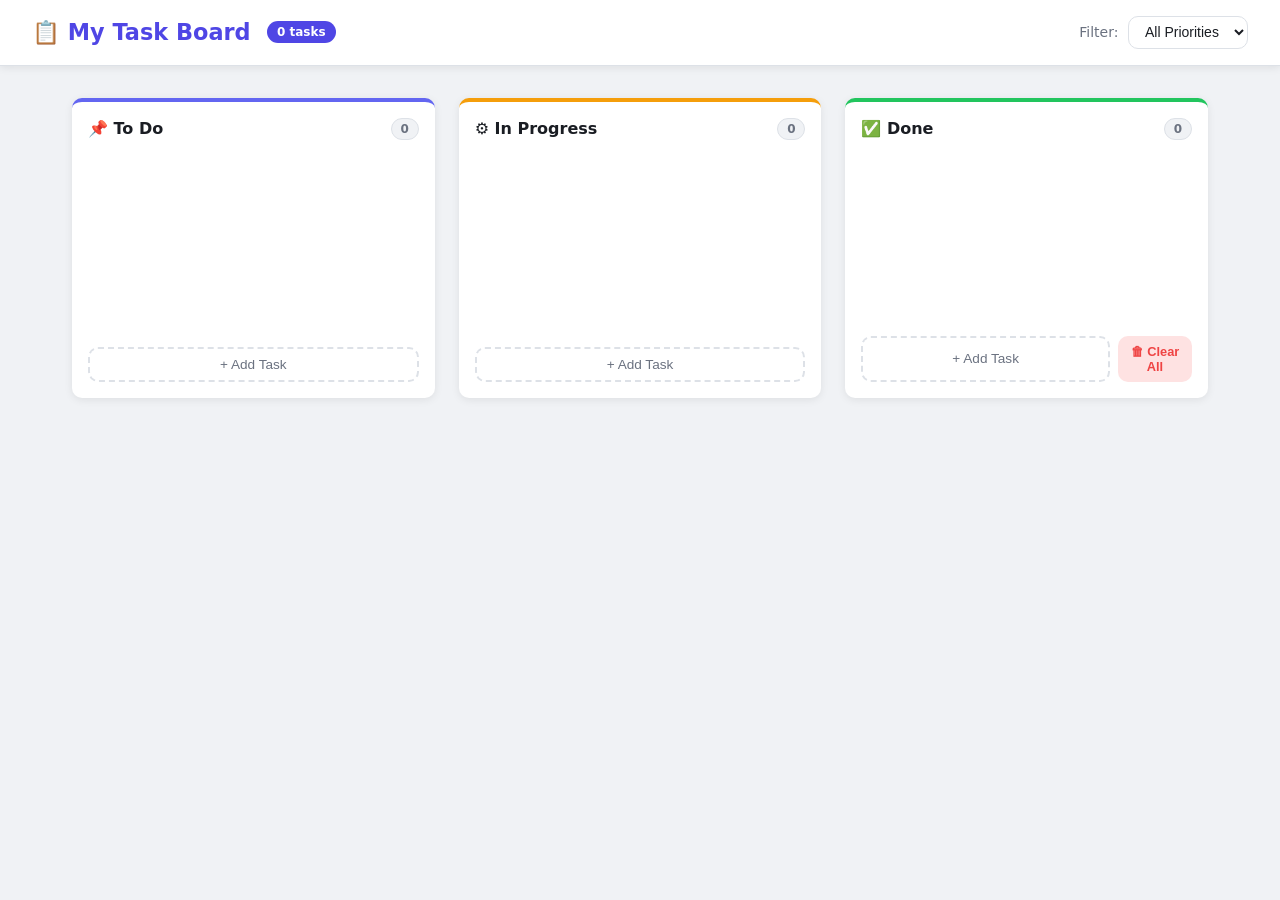
<file: Lab Task 2/index.html>
<!DOCTYPE html>
<html lang="en">

<head>
    <meta charset="UTF-8">
    <meta name="viewport" content="width=device-width, initial-scale=1.0">
    <title>My Task Board</title>
    <link rel="stylesheet" href="style.css">
</head>

<body>
    <header class="app-header">
        <div class="header-left">
            <h1 class="app-title">📋 My Task Board</h1>
            <span id="task-counter" class="task-counter">0 tasks</span>
        </div>
        <div class="header-right">
            <label for="priority-filter" class="filter-label">Filter:</label>
            <select id="priority-filter" class="filter-select">
                <option value="all">All Priorities</option>
                <option value="high">🔴 High</option>
                <option value="medium">🟡 Medium</option>
                <option value="low">🟢 Low</option>
            </select>
        </div>
    </header>

    <main class="board">
        <section class="column" id="todo">
            <div class="column-header">
                <h2 class="column-title">📌 To Do</h2>
                <span class="column-count" id="todo-count">0</span>
            </div>
            <ul class="task-list" id="todo-list"></ul>
            <button class="btn-add" data-col="todo">+ Add Task</button>
        </section>

        <section class="column" id="inprogress">
            <div class="column-header">
                <h2 class="column-title">⚙️ In Progress</h2>
                <span class="column-count" id="inprogress-count">0</span>
            </div>
            <ul class="task-list" id="inprogress-list"></ul>
            <button class="btn-add" data-col="inprogress">+ Add Task</button>
        </section>

        <section class="column" id="done">
            <div class="column-header">
                <h2 class="column-title">✅ Done</h2>
                <span class="column-count" id="done-count">0</span>
            </div>
            <ul class="task-list" id="done-list"></ul>
            <div class="column-footer">
                <button class="btn-add" data-col="done">+ Add Task</button>
                <button class="btn-clear" id="clear-done">🗑 Clear All</button>
            </div>
        </section>
    </main>

    <div class="modal-overlay hidden" id="modal-overlay">
        <div class="modal" id="task-modal">
            <h2 class="modal-heading" id="modal-heading">Add Task</h2>

            <label class="modal-label">Title <span class="required">*</span></label>
            <input class="modal-input" type="text" id="input-title" placeholder="Task title...">

            <label class="modal-label">Description</label>
            <textarea class="modal-input modal-textarea" id="input-desc" placeholder="Optional details..."
                rows="3"></textarea>

            <label class="modal-label">Priority</label>
            <select class="modal-input" id="input-priority">
                <option value="high">🔴 High</option>
                <option value="medium" selected>🟡 Medium</option>
                <option value="low">🟢 Low</option>
            </select>

            <label class="modal-label">Due Date</label>
            <input class="modal-input" type="date" id="input-due">

            <div class="modal-actions">
                <button class="btn-save" id="btn-save">Save</button>
                <button class="btn-cancel" id="btn-cancel">Cancel</button>
            </div>
        </div>
    </div>

    <script src="taskmanger.js"></script>
</body>

</html>
</file>
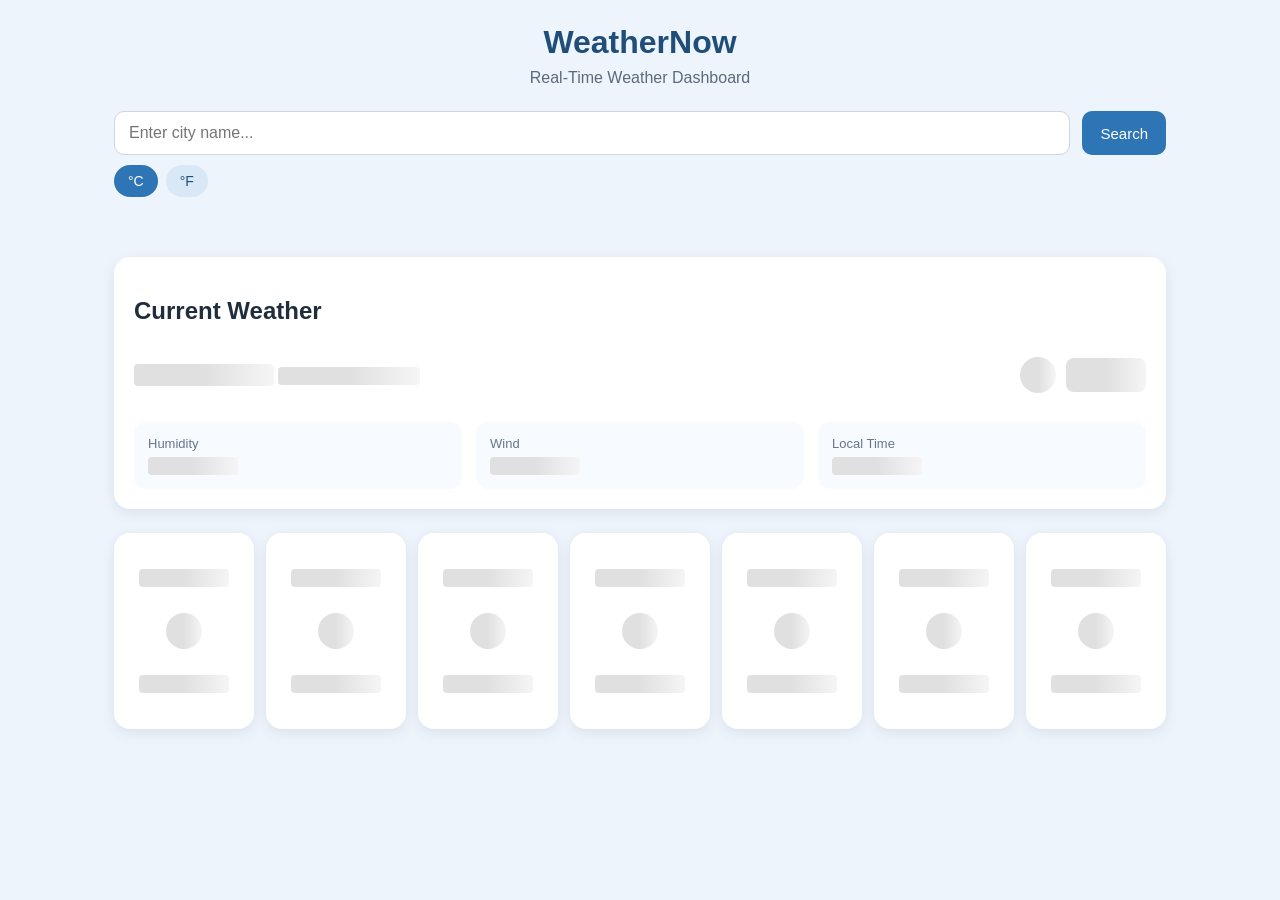
<file: Lab Task 3/index.html>
<!DOCTYPE html>
<html lang="en">

<head>
  <meta charset="UTF-8" />
  <meta name="viewport" content="width=device-width, initial-scale=1.0" />
  <title>WeatherNow</title>
  <link rel="stylesheet" href="style.css" />
  <script src="https://code.jquery.com/jquery-3.7.1.min.js"></script>
</head>

<body>
  <div class="container">
    <header class="header">
      <h1>WeatherNow</h1>
      <p class="subtitle">Real-Time Weather Dashboard</p>
    </header>

    <section class="search-section">
      <div class="search-box">
        <input type="text" id="cityInput" placeholder="Enter city name..." autocomplete="off" />
        <button id="searchBtn">Search</button>
      </div>

      <div class="unit-toggle">
        <button id="celsiusBtn" class="unit-btn active-unit">°C</button>
        <button id="fahrenheitBtn" class="unit-btn">°F</button>
      </div>

      <p id="validationMessage" class="message warning"></p>
      <div id="recentSearches" class="recent-searches"></div>
    </section>

    <section id="errorBanner" class="error-banner hidden">
      <span id="errorText">Something went wrong.</span>
      <button id="retryBtn">Retry</button>
    </section>

    <section class="current-weather card">
      <h2>Current Weather</h2>

      <div class="current-main">
        <div>
          <h3 id="cityName" class="skeleton skeleton-text">City Name</h3>
          <p id="weatherDescription" class="skeleton skeleton-text short">Weather description</p>
        </div>
        <div class="temp-block">
          <span id="weatherIcon" class="skeleton skeleton-icon">☀️</span>
          <span id="temperature" class="skeleton skeleton-temp">--°C</span>
        </div>
      </div>

      <div class="details-grid">
        <div class="detail-item">
          <span class="label">Humidity</span>
          <span id="humidity" class="skeleton skeleton-text short">--%</span>
        </div>
        <div class="detail-item">
          <span class="label">Wind</span>
          <span id="windSpeed" class="skeleton skeleton-text short">-- km/h</span>
        </div>
        <div class="detail-item">
          <span class="label">Local Time</span>
          <span id="localTime" class="skeleton skeleton-text short">--:--</span>
        </div>
      </div>
    </section>

    <div id="forecastRow" class="forecast-row">
      <div class="forecast-card card">
        <p class="forecast-day skeleton skeleton-text short">Day</p>
        <p class="forecast-icon skeleton skeleton-icon">⛅</p>
        <p class="forecast-temp skeleton skeleton-text short">--° / --°</p>
      </div>

      <div class="forecast-card card">
        <p class="forecast-day skeleton skeleton-text short">Day</p>
        <p class="forecast-icon skeleton skeleton-icon">⛅</p>
        <p class="forecast-temp skeleton skeleton-text short">--° / --°</p>
      </div>

      <div class="forecast-card card">
        <p class="forecast-day skeleton skeleton-text short">Day</p>
        <p class="forecast-icon skeleton skeleton-icon">⛅</p>
        <p class="forecast-temp skeleton skeleton-text short">--° / --°</p>
      </div>

      <div class="forecast-card card">
        <p class="forecast-day skeleton skeleton-text short">Day</p>
        <p class="forecast-icon skeleton skeleton-icon">⛅</p>
        <p class="forecast-temp skeleton skeleton-text short">--° / --°</p>
      </div>

      <div class="forecast-card card">
        <p class="forecast-day skeleton skeleton-text short">Day</p>
        <p class="forecast-icon skeleton skeleton-icon">⛅</p>
        <p class="forecast-temp skeleton skeleton-text short">--° / --°</p>
      </div>

      <div class="forecast-card card">
        <p class="forecast-day skeleton skeleton-text short">Day</p>
        <p class="forecast-icon skeleton skeleton-icon">⛅</p>
        <p class="forecast-temp skeleton skeleton-text short">--° / --°</p>
      </div>

      <div class="forecast-card card">
        <p class="forecast-day skeleton skeleton-text short">Day</p>
        <p class="forecast-icon skeleton skeleton-icon">⛅</p>
        <p class="forecast-temp skeleton skeleton-text short">--° / --°</p>
      </div>
    </div>
  </div>

  <script src="app.js"></script>
</body>

</html>
</file>
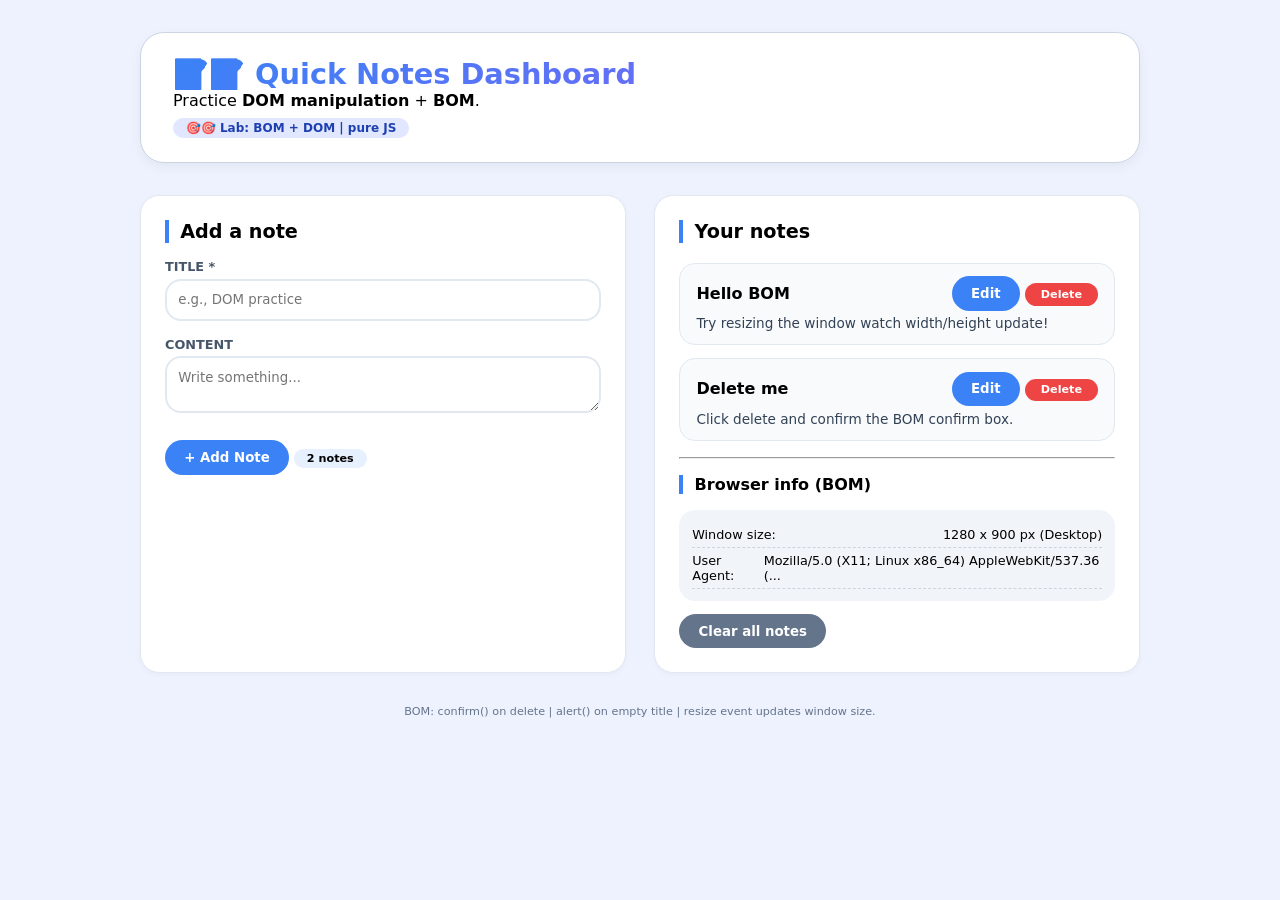
<file: Lab2/index.html>
<!DOCTYPE html>
<html lang="en">

<head>
    <meta charset="UTF-8">
    <meta name="viewport" content="width=device-width, initial-scale=1.0">
    <title>Quick Notes Dashboard</title>
    <style>
        * {
            margin: 0;
            padding: 0;
            box-sizing: border-box;
        }

        body {
            font-family: system-ui, "Segoe UI", sans-serif;
            background: #eef2ff;
            padding: 2rem 1.5rem;
        }

        .container {
            max-width: 1000px;
            margin: 0 auto;
        }

        header {
            background: white;
            border-radius: 1.5rem;
            padding: 1.5rem 2rem;
            margin-bottom: 2rem;
            box-shadow: 0 4px 12px rgba(0, 0, 0, 0.05);
            border: 1px solid #cbd5e1;
        }

        header h1 {
            font-size: 1.8rem;
            background: linear-gradient(135deg, #3b82f6, #8b5cf6);
            -webkit-background-clip: text;
            background-clip: text;
            color: transparent;
        }

        .badge {
            background: #e0e7ff;
            color: #1e40af;
            padding: 0.2rem 0.8rem;
            border-radius: 20px;
            font-size: 0.75rem;
            font-weight: 600;
            display: inline-block;
            margin-top: 0.5rem;
        }

        .grid {
            display: grid;
            grid-template-columns: 1fr 1fr;
            gap: 1.8rem;
        }

        @media (max-width: 700px) {
            .grid {
                grid-template-columns: 1fr;
            }
        }

        .card {
            background: white;
            border-radius: 1.2rem;
            padding: 1.5rem;
            border: 1px solid #e2e8f0;
            box-shadow: 0 2px 6px rgba(0, 0, 0, 0.03);
        }

        .card h2 {
            font-size: 1.2rem;
            margin-bottom: 1rem;
            border-left: 4px solid #3b82f6;
            padding-left: 0.7rem;
        }

        .form-group {
            margin-bottom: 1rem;
        }

        label {
            font-weight: 600;
            font-size: 0.8rem;
            text-transform: uppercase;
            color: #475569;
            display: block;
            margin-bottom: 0.3rem;
        }

        input,
        textarea {
            width: 100%;
            padding: 0.7rem;
            border: 2px solid #e2e8f0;
            border-radius: 1rem;
            font-family: inherit;
            outline: none;
        }

        input:focus,
        textarea:focus {
            border-color: #3b82f6;
        }

        button {
            background: #3b82f6;
            border: none;
            color: white;
            font-weight: 600;
            padding: 0.6rem 1.2rem;
            border-radius: 2rem;
            cursor: pointer;
            font-family: inherit;
            transition: 0.1s;
        }

        button:hover {
            background: #2563eb;
        }

        .counter {
            background: #e6f0ff;
            display: inline-block;
            padding: 0.2rem 0.8rem;
            border-radius: 20px;
            font-size: 0.7rem;
            font-weight: 700;
            margin-top: 1rem;
        }

        .notes-list {
            margin-top: 1.2rem;
            max-height: 380px;
            overflow-y: auto;
            display: flex;
            flex-direction: column;
            gap: 0.8rem;
        }

        .note-item {
            background: #f8fafc;
            border: 1px solid #e2e8f0;
            border-radius: 1rem;
            padding: 0.8rem 1rem;
        }

        .note-title {
            font-weight: 800;
            display: flex;
            justify-content: space-between;
            align-items: center;
            margin-bottom: 0.3rem;
        }

        .note-content {
            font-size: 0.85rem;
            color: #334155;
        }

        .info-panel {
            background: #f1f5f9;
            border-radius: 1rem;
            padding: 0.8rem;
            margin-top: 1rem;
        }

        .info-row {
            display: flex;
            justify-content: space-between;
            font-size: 0.8rem;
            padding: 0.3rem 0;
            border-bottom: 1px dashed #cbd5e1;
        }

        .delete-note {
            background: #ef4444;
            padding: 0.3rem 1rem;
            font-size: 0.7rem;
            border-radius: 1rem;
        }

        hr {
            margin: 1rem 0;
        }

        footer {
            text-align: center;
            margin-top: 2rem;
            font-size: 0.7rem;
            color: #64748b;
        }
    </style>
</head>

<body>
    <div class="container">

        <header>
            <h1>📝📝 Quick Notes Dashboard</h1>
            <p>Practice <strong>DOM manipulation</strong> + <strong>BOM</strong>.</p>
            <div class="badge">🎯🎯 Lab: BOM + DOM | pure JS</div>
        </header>

        <div class="grid">
            <div class="card" id="left-panel">

                <h2>Add a note</h2>
                <div class="form-group">
                    <label>Title *</label>
                    <input type="text" id="noteTitle" placeholder="e.g., DOM practice">
                </div>
                <div class="form-group">
                    <label>Content</label>
                    <textarea id="noteContent" rows="2" placeholder="Write something..."></textarea>
                </div>
                <button id="addNoteBtn">+ Add Note</button>
                <div class="counter" id="noteCounter">0 notes</div>
            </div>
            <div class="card" id="right-panel">
                <h2>Your notes</h2>
                <div id="notesContainer" class="notes-list">
                    <div style="color:#94a3b8;text-align:center;">No notes yet. Create one!</div>
                </div>
                <hr>
                <h2 style="font-size:1rem;">Browser info (BOM)</h2>
                <div class="info-panel" id="bomPanel">
                    <div class="info-row">
                        <span>Window size:</span>
                        <span id="windowSize">-- x --</span>
                    </div>
                    <div class="info-row">
                        <span>User Agent:</span>
                        <span id="userAgent">--</span>
                    </div>
                </div>
                <button id="clearAllBtn" style="background:#64748b;margin-top:0.8rem;">Clear all notes</button>
            </div>
        </div>

    </div>
    <footer>
        BOM: confirm() on delete | alert() on empty title | resize event updates window size.
    </footer>
    <script>
        // State
        let notes = [];
        let nextId = 1;

        // DOM REFERENCES
        const notesContainer = document.getElementById("notesContainer");
        const titleInput = document.getElementById("noteTitle");
        const contentInput = document.getElementById("noteContent");
        const addBtn = document.getElementById("addNoteBtn");
        const clearAllBtn = document.getElementById("clearAllBtn");
        const noteCounterSpan = document.getElementById("noteCounter");
        const windowSizeSpan = document.getElementById("windowSize");
        const userAgentSpan = document.getElementById("userAgent");

        function updateCounter() {
            const count = notes.length;
            noteCounterSpan.textContent = count === 1 ? "1 note" : `${count} notes`;
        }

        function renderNotes() {
            // Clear container safely
            while (notesContainer.firstChild) {
                notesContainer.removeChild(notesContainer.firstChild);
            }

            // Empty-state message
            if (notes.length === 0) {
                const emptyMsg = document.createElement("div");
                emptyMsg.textContent = "No notes yet. Add your first note!";
                emptyMsg.style.color = "#94a3b8";
                emptyMsg.style.textAlign = "center";
                emptyMsg.style.padding = "1rem";
                notesContainer.appendChild(emptyMsg);
                updateCounter();
                return;
            }

            notes.forEach(note => {
                const noteDiv = document.createElement("div");
                noteDiv.classList.add("note-item");
                noteDiv.setAttribute("data-id", note.id);

                const titleDiv = document.createElement("div");
                titleDiv.classList.add("note-title");

                const titleSpan = document.createElement("span");
                titleSpan.textContent = note.title;

                // Edit Button
                const editBtn = document.createElement("button");
                editBtn.textContent = "Edit";
                editBtn.setAttribute("data-action", "edit");
                editBtn.setAttribute("data-id", note.id);
                editBtn.style.marginRight = "5px";

                // Delete Button
                const deleteBtn = document.createElement("button");
                deleteBtn.textContent = "Delete";
                deleteBtn.classList.add("delete-note");
                deleteBtn.setAttribute("data-action", "delete");
                deleteBtn.setAttribute("data-id", note.id);

                // Container for buttons to keep them together on the right
                const btnContainer = document.createElement("div");
                btnContainer.appendChild(editBtn);
                btnContainer.appendChild(deleteBtn);

                titleDiv.appendChild(titleSpan);
                titleDiv.appendChild(btnContainer);

                const contentP = document.createElement("p");
                contentP.classList.add("note-content");
                contentP.textContent = note.content || "(no additional content)";

                noteDiv.appendChild(titleDiv);
                noteDiv.appendChild(contentP);
                notesContainer.appendChild(noteDiv);
            });
            updateCounter();
        }

        function addNote() {
            const title = titleInput.value.trim();
            if (title === "") {
                alert("❌ Title cannot be empty!");
                titleInput.focus();
                return;
            }
            const content = contentInput.value.trim();
            notes.push({ id: nextId++, title, content });
            renderNotes();

            titleInput.value = "";
            contentInput.value = "";
            titleInput.focus();
        }

        function deleteNoteById(id) {
            const ok = confirm("Are you sure you want to delete this note?");
            if (!ok) return;

            const index = notes.findIndex(n => n.id === id);
            if (index !== -1) {
                notes.splice(index, 1);
                renderNotes();
            }
        }

        function clearAllNotes() {
            if (notes.length === 0) {
                alert("No notes to clear.");
                return;
            }
            const ok = confirm(`Delete ALL ${notes.length} notes? Cannot be undone.`);
            if (ok) {
                notes = [];
                nextId = 1;
                renderNotes();
                alert("All notes have been cleared.");
            }
        }

        // Event Listeners for Add and Clear buttons
        addBtn.addEventListener("click", addNote);
        clearAllBtn.addEventListener("click", clearAllNotes);

        // Event Delegation for Delete and Edit buttons
        notesContainer.addEventListener("click", (e) => {
            const deleteBtn = e.target.closest('[data-action="delete"]');
            if (deleteBtn) {
                const id = parseInt(deleteBtn.getAttribute("data-id"), 10);
                deleteNoteById(id);
            }

            const editBtn = e.target.closest('[data-action="edit"]');
            if (editBtn) {
                const id = parseInt(editBtn.getAttribute("data-id"), 10);
                const found = notes.find(n => n.id === id);
                if (found) {
                    const newTitle = prompt("New title:", found.title);
                    if (newTitle !== null && newTitle.trim() !== "") {
                        found.title = newTitle.trim();
                        renderNotes();
                    }
                }
            }
        });

        // BOM Features
        function updateWindowSize() {
            const w = window.innerWidth;
            const h = window.innerHeight;
            let category;

            if (w < 480) category = "Mobile";
            else if (w < 1024) category = "Tablet";
            else category = "Desktop";

            windowSizeSpan.textContent = `${w} x ${h} px (${category})`;
        }

        window.addEventListener("resize", updateWindowSize);

        function showUserAgent() {
            let agent = navigator.userAgent;
            if (agent.length > 55) agent = agent.slice(0, 52) + "...";
            userAgentSpan.textContent = agent;
        }

        function addSampleNotes() {
            if (notes.length === 0) {
                notes.push(
                    { id: nextId++, title: "Hello BOM", content: "Try resizing the window watch width/height update!" },
                    { id: nextId++, title: "Delete me", content: "Click delete and confirm the BOM confirm box." }
                );
                renderNotes();
            }
        }

        // Initialisation
        function init() {
            addSampleNotes();
            updateWindowSize();
            showUserAgent();

            // Bonus: Add keyboard shortcut (Enter to add)
            titleInput.addEventListener("keydown", (e) => {
                if (e.key === "Enter") {
                    addNote();
                }
            });
        }

        init(); 
    </script>
</body>

</html>
</file>
<file: Lab Task 2/style.css>
/* 
   KANBAN TASK BOARD — style.css
   Sections:
   1. Reset & CSS Variables
   2. Layout — Header & Board
   3. Column styles
   4. Task Card styles
   5. Priority badges
   6. Modal styles
   7. Buttons
   8. Utility classes (hidden, is-hidden, fade-out)
 */

/*  1. Reset & CSS Variables  */
*,
*::before,
*::after {
    box-sizing: border-box;
    margin: 0;
    padding: 0;
}

:root {
    --color-bg: #f0f2f5;
    --color-surface: #ffffff;
    --color-border: #dde1e7;
    --color-text: #1a1d23;
    --color-muted: #6b7280;
    --color-accent: #4f46e5;
    --color-accent-hover: #4338ca;

    /* Priority colours */
    --color-high: #ef4444;
    --color-medium: #f59e0b;
    --color-low: #22c55e;

    /* Column accent colours */
    --col-todo: #6366f1;
    --col-inprogress: #f59e0b;
    --col-done: #22c55e;

    --radius: 10px;
    --shadow: 0 2px 8px rgba(0, 0, 0, .08);
    --transition: .2s ease;
}

body {
    font-family: 'Segoe UI', system-ui, sans-serif;
    background: var(--color-bg);
    color: var(--color-text);
    min-height: 100vh;
}

/* ─── 2. Header ─────────────────────────────── */
.app-header {
    background: var(--color-surface);
    border-bottom: 1px solid var(--color-border);
    padding: 1rem 2rem;
    display: flex;
    align-items: center;
    justify-content: space-between;
    position: sticky;
    top: 0;
    z-index: 100;
    box-shadow: var(--shadow);
}

.header-left {
    display: flex;
    align-items: center;
    gap: 1rem;
}

.app-title {
    font-size: 1.4rem;
    font-weight: 700;
    color: var(--color-accent);
}

/* Total task counter badge */
.task-counter {
    background: var(--color-accent);
    color: #fff;
    font-size: .75rem;
    font-weight: 600;
    padding: .25rem .65rem;
    border-radius: 999px;
}

.header-right {
    display: flex;
    align-items: center;
    gap: .6rem;
}

.filter-label {
    font-size: .875rem;
    color: var(--color-muted);
    font-weight: 500;
}

.filter-select {
    padding: .4rem .75rem;
    border: 1px solid var(--color-border);
    border-radius: var(--radius);
    font-size: .875rem;
    cursor: pointer;
    background: var(--color-surface);
    color: var(--color-text);
}

/* ─── 3. Board & Column layout ──────────────── */
.board {
    display: grid;
    grid-template-columns: repeat(3, 1fr);
    gap: 1.5rem;
    padding: 2rem;
    max-width: 1200px;
    margin: 0 auto;
}

@media (max-width: 768px) {
    .board {
        grid-template-columns: 1fr;
        padding: 1rem;
    }
}

.column {
    background: var(--color-surface);
    border-radius: var(--radius);
    box-shadow: var(--shadow);
    display: flex;
    flex-direction: column;
    gap: .75rem;
    padding: 1rem;
    min-height: 300px;
}

/* Colour accent on top of each column */
#todo {
    border-top: 4px solid var(--col-todo);
}

#inprogress {
    border-top: 4px solid var(--col-inprogress);
}

#done {
    border-top: 4px solid var(--col-done);
}

.column-header {
    display: flex;
    align-items: center;
    justify-content: space-between;
}

.column-title {
    font-size: 1rem;
    font-weight: 700;
}

/* Per-column task count badge */
.column-count {
    background: var(--color-bg);
    color: var(--color-muted);
    font-size: .75rem;
    font-weight: 600;
    padding: .2rem .55rem;
    border-radius: 999px;
    border: 1px solid var(--color-border);
}

.task-list {
    list-style: none;
    display: flex;
    flex-direction: column;
    gap: .6rem;
    flex: 1;
}

.column-footer {
    display: flex;
    gap: .5rem;
}

/* ─── 4. Task Card ───────────────────────────── */
.task-card {
    background: var(--color-bg);
    border: 1px solid var(--color-border);
    border-radius: var(--radius);
    padding: .75rem 1rem;
    display: flex;
    flex-direction: column;
    gap: .35rem;
    transition: box-shadow var(--transition), transform var(--transition);
    cursor: default;
}

.task-card:hover {
    box-shadow: 0 4px 12px rgba(0, 0, 0, .1);
    transform: translateY(-1px);
}

/* Title — double-click to edit */
.task-title {
    font-size: .95rem;
    font-weight: 600;
    cursor: pointer;
    word-break: break-word;
}

.task-title:hover {
    color: var(--color-accent);
}

/* Inline edit input that replaces the title span */
.inline-edit-input {
    font-size: .95rem;
    font-weight: 600;
    border: 2px solid var(--color-accent);
    border-radius: 6px;
    padding: .15rem .4rem;
    width: 100%;
    outline: none;
}

.task-desc {
    font-size: .8rem;
    color: var(--color-muted);
    word-break: break-word;
}

.task-due {
    font-size: .75rem;
    color: var(--color-muted);
}

/* Card action buttons row */
.task-actions {
    display: flex;
    gap: .4rem;
    margin-top: .25rem;
}

/* ─── 5. Priority Badges ────────────────────── */
.priority-badge {
    display: inline-block;
    font-size: .7rem;
    font-weight: 700;
    text-transform: uppercase;
    letter-spacing: .04em;
    padding: .15rem .5rem;
    border-radius: 999px;
    width: fit-content;
}

.priority-high {
    background: #fee2e2;
    color: var(--color-high);
}

.priority-medium {
    background: #fef3c7;
    color: #b45309;
}

.priority-low {
    background: #dcfce7;
    color: #15803d;
}

/* ─── 6. Modal ───────────────────────────────── */
.modal-overlay {
    position: fixed;
    inset: 0;
    background: rgba(0, 0, 0, .45);
    display: flex;
    align-items: center;
    justify-content: center;
    z-index: 200;
}

.modal {
    background: var(--color-surface);
    border-radius: var(--radius);
    padding: 2rem;
    width: 90%;
    max-width: 460px;
    display: flex;
    flex-direction: column;
    gap: .75rem;
    box-shadow: 0 8px 30px rgba(0, 0, 0, .2);
}

.modal-heading {
    font-size: 1.2rem;
    font-weight: 700;
    margin-bottom: .25rem;
}

.modal-label {
    font-size: .875rem;
    font-weight: 600;
    color: var(--color-muted);
}

.required {
    color: var(--color-high);
}

.modal-input {
    width: 100%;
    padding: .5rem .75rem;
    border: 1px solid var(--color-border);
    border-radius: var(--radius);
    font-size: .9rem;
    font-family: inherit;
    color: var(--color-text);
    background: var(--color-bg);
    transition: border-color var(--transition);
}

.modal-input:focus {
    outline: none;
    border-color: var(--color-accent);
}

.modal-textarea {
    resize: vertical;
}

.modal-error {
    color: var(--color-high);
    font-size: .8rem;
    font-weight: 500;
}

.modal-actions {
    display: flex;
    gap: .75rem;
    margin-top: .5rem;
}

/* ─── 7. Buttons ─────────────────────────────── */
/* Add Task button */
.btn-add {
    background: none;
    border: 2px dashed var(--color-border);
    border-radius: var(--radius);
    padding: .5rem;
    font-size: .85rem;
    color: var(--color-muted);
    cursor: pointer;
    width: 100%;
    transition: border-color var(--transition), color var(--transition);
}

.btn-add:hover {
    border-color: var(--color-accent);
    color: var(--color-accent);
}

/* Clear Done button */
.btn-clear {
    background: #fee2e2;
    color: var(--color-high);
    border: none;
    border-radius: var(--radius);
    padding: .5rem .75rem;
    font-size: .8rem;
    font-weight: 600;
    cursor: pointer;
    transition: background var(--transition);
}

.btn-clear:hover {
    background: #fecaca;
}

/* Save / Cancel modal buttons */
.btn-save {
    background: var(--color-accent);
    color: #fff;
    border: none;
    border-radius: var(--radius);
    padding: .55rem 1.2rem;
    font-size: .9rem;
    font-weight: 600;
    cursor: pointer;
    flex: 1;
    transition: background var(--transition);
}

.btn-save:hover {
    background: var(--color-accent-hover);
}

.btn-cancel {
    background: var(--color-bg);
    color: var(--color-muted);
    border: 1px solid var(--color-border);
    border-radius: var(--radius);
    padding: .55rem 1.2rem;
    font-size: .9rem;
    font-weight: 600;
    cursor: pointer;
    transition: background var(--transition);
}

.btn-cancel:hover {
    background: var(--color-border);
}

/* Edit / Delete card buttons */
.btn-edit {
    background: #e0e7ff;
    color: var(--color-accent);
    border: none;
    border-radius: 6px;
    padding: .25rem .6rem;
    font-size: .75rem;
    font-weight: 600;
    cursor: pointer;
    transition: background var(--transition);
}

.btn-edit:hover {
    background: #c7d2fe;
}

.btn-delete {
    background: #fee2e2;
    color: var(--color-high);
    border: none;
    border-radius: 6px;
    padding: .25rem .6rem;
    font-size: .75rem;
    font-weight: 600;
    cursor: pointer;
    transition: background var(--transition);
}

.btn-delete:hover {
    background: #fecaca;
}

/* ─── 8. Utility classes ─────────────────────── */

/* Completely hide an element (modal overlay, error msg) */
.hidden {
    display: none !important;
}

/* Hide a task card from filter — keeps its space logic intact */
.is-hidden {
    display: none !important;
}

/* Fade-out animation before removing a card */
@keyframes fadeOut {
    from {
        opacity: 1;
        transform: scale(1);
    }

    to {
        opacity: 0;
        transform: scale(.95);
    }
}

.fade-out {
    animation: fadeOut .3s ease forwards;
}
</file>
<file: Lab Task 3/style.css>
* {
  box-sizing: border-box;
}

body {
  margin: 0;
  font-family: Arial, sans-serif;
  background: #eef4fb;
  color: #1f2d3d;
}

.container {
  max-width: 1100px;
  margin: 0 auto;
  padding: 24px;
}

.header {
  text-align: center;
  margin-bottom: 24px;
}

.header h1 {
  margin: 0;
  color: #1f4e79;
}

.subtitle {
  margin-top: 8px;
  color: #5b6b7a;
}

.search-section {
  margin-bottom: 20px;
}

.search-box {
  display: flex;
  gap: 12px;
  margin-bottom: 10px;
}

.search-box input {
  flex: 1;
  padding: 12px 14px;
  border: 1px solid #c9d6e3;
  border-radius: 10px;
  font-size: 16px;
}

.search-box button,
#errorBanner button {
  padding: 12px 18px;
  border: none;
  border-radius: 10px;
  background: #2e75b6;
  color: white;
  font-size: 15px;
  cursor: pointer;
}

.search-box button:hover,
#errorBanner button:hover {
  background: #1f4e79;
}

.card {
  background: white;
  border-radius: 16px;
  padding: 20px;
  box-shadow: 0 4px 14px rgba(0, 0, 0, 0.08);
}

.current-weather {
  margin-bottom: 24px;
}

.current-main {
  display: flex;
  justify-content: space-between;
  align-items: center;
  gap: 16px;
  margin-bottom: 18px;
}

.temp-block {
  display: flex;
  align-items: center;
  gap: 10px;
  font-size: 28px;
  font-weight: bold;
}

.details-grid {
  display: grid;
  grid-template-columns: repeat(3, 1fr);
  gap: 14px;
}

.detail-item {
  background: #f7fafe;
  border-radius: 12px;
  padding: 14px;
}

.label {
  display: block;
  font-size: 13px;
  color: #667788;
  margin-bottom: 6px;
}

.forecast-section h2 {
  margin-bottom: 14px;
}

.forecast-row {
  display: grid;
  grid-template-columns: repeat(7, 1fr);
  gap: 12px;
}

.forecast-card {
  text-align: center;
}

.forecast-day {
  font-weight: bold;
}

.forecast-icon {
  font-size: 28px;
  margin: 10px 0;
}

.forecast-temp {
  color: #445566;
}

.error-banner {
  display: flex;
  justify-content: space-between;
  align-items: center;
  gap: 12px;
  background: #ffe5e5;
  color: #a12626;
  padding: 14px 16px;
  border-radius: 12px;
  margin-bottom: 16px;
}

.message {
  min-height: 20px;
  margin: 0;
  font-size: 14px;
}

.warning {
  color: #b26a00;
}

.recent-searches {
  display: flex;
  flex-wrap: wrap;
  gap: 8px;
  margin-top: 10px;
}

.hidden {
  display: none;
}

@media (max-width: 900px) {
  .forecast-row {
    grid-template-columns: repeat(3, 1fr);
  }

  .details-grid {
    grid-template-columns: 1fr;
  }
}

@media (max-width: 600px) {
  .search-box {
    flex-direction: column;
  }

  .current-main {
    flex-direction: column;
    align-items: flex-start;
  }

  .forecast-row {
    grid-template-columns: repeat(2, 1fr);
  }
}

@keyframes shimmer {
  0% {
    background-position: -200% 0;
  }

  100% {
    background-position: 200% 0;
  }
}

.skeleton {
  color: transparent !important;
  background: linear-gradient(90deg, #e0e0e0 25%, #f5f5f5 50%, #e0e0e0 75%);
  background-size: 200% 100%;
  animation: shimmer 1.5s infinite;
  border-radius: 4px;
  user-select: none;
}

.skeleton-text {
  display: inline-block;
  min-width: 140px;
  min-height: 18px;
}

.skeleton-text.short {
  min-width: 90px;
}

.skeleton-temp {
  display: inline-block;
  min-width: 80px;
  min-height: 34px;
  border-radius: 8px;
}

.skeleton-icon {
  display: inline-block;
  width: 36px;
  height: 36px;
  border-radius: 50%;
}

.recent-chip {
  padding: 8px 12px;
  border: none;
  border-radius: 999px;
  background: #dcecff;
  color: #1f4e79;
  cursor: pointer;
  font-size: 14px;
}

.recent-chip:hover {
  background: #bfdcff;
}

.unit-toggle {
  display: flex;
  gap: 8px;
  margin-bottom: 10px;
}

.unit-btn {
  padding: 8px 14px;
  border: none;
  border-radius: 999px;
  background: #d9e8f7;
  color: #1f4e79;
  cursor: pointer;
  font-size: 14px;
}

.active-unit {
  background: #2e75b6;
  color: white;
}
</file>
